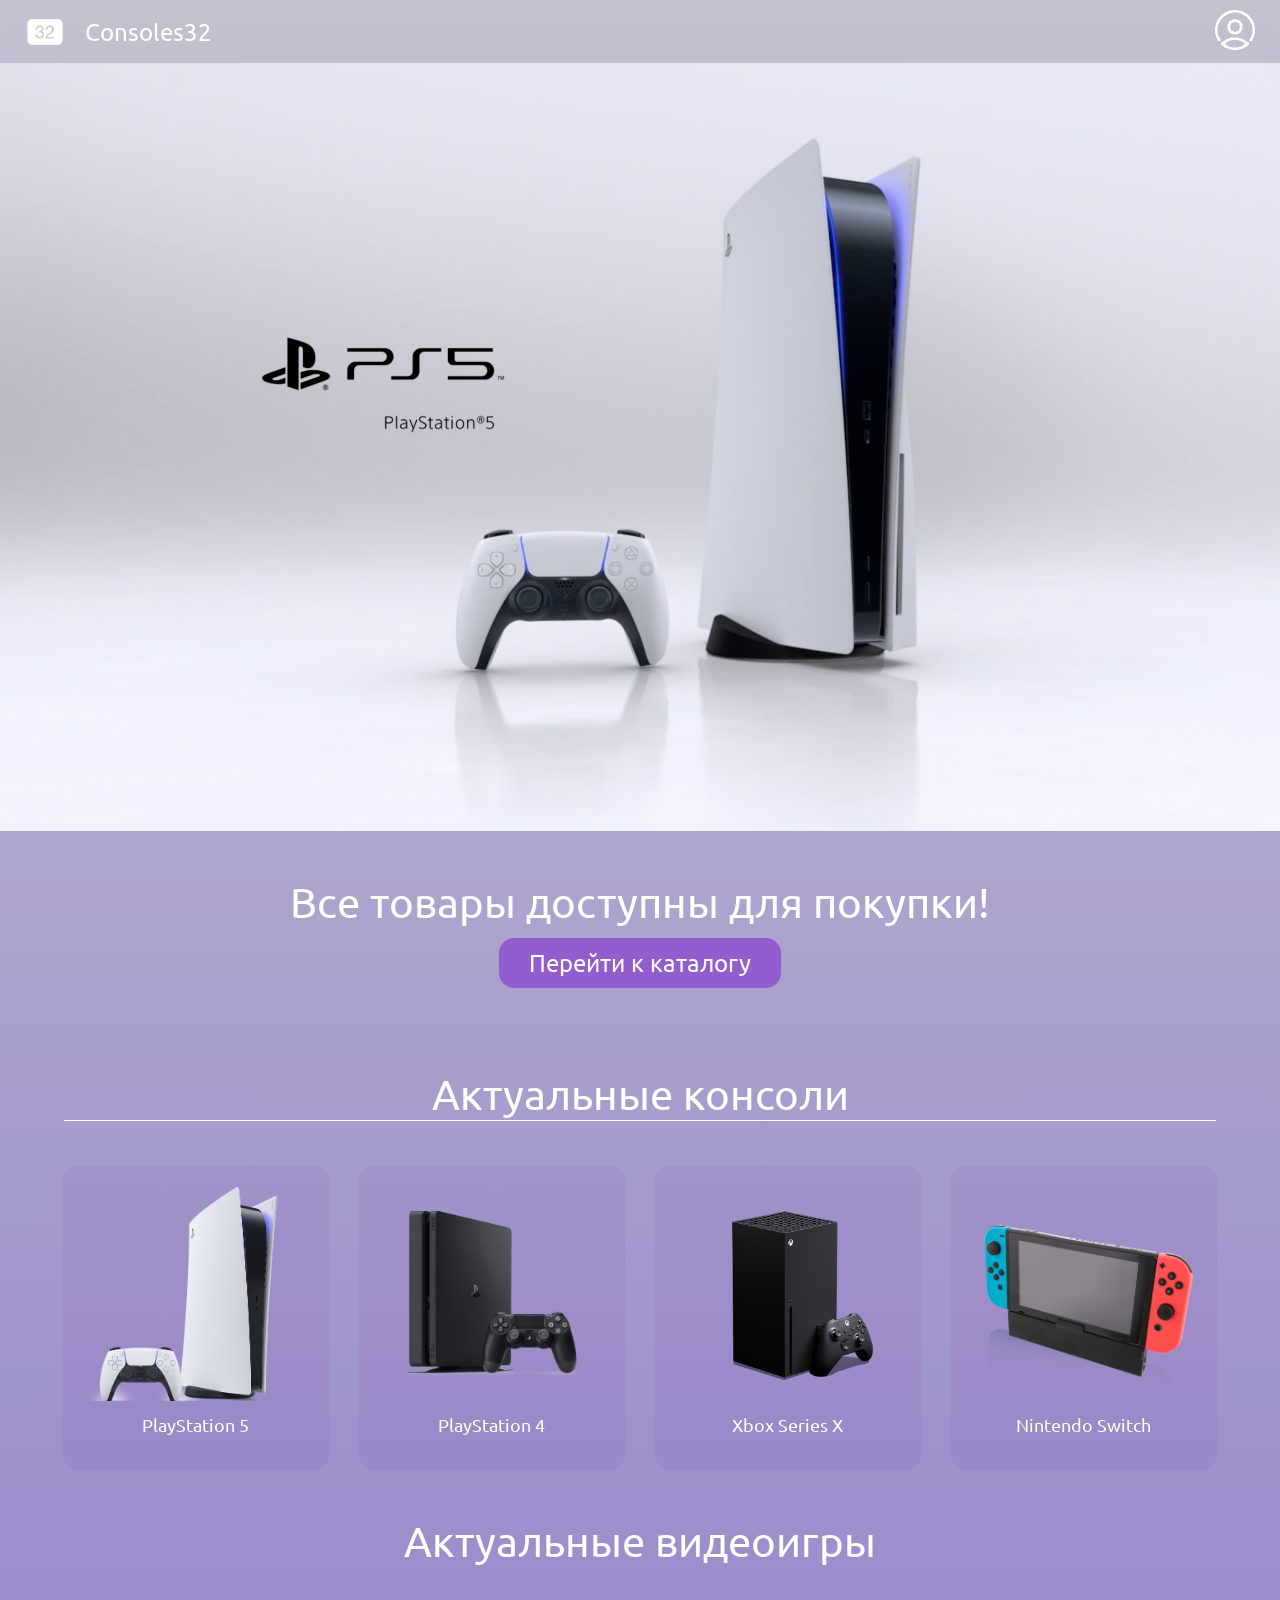
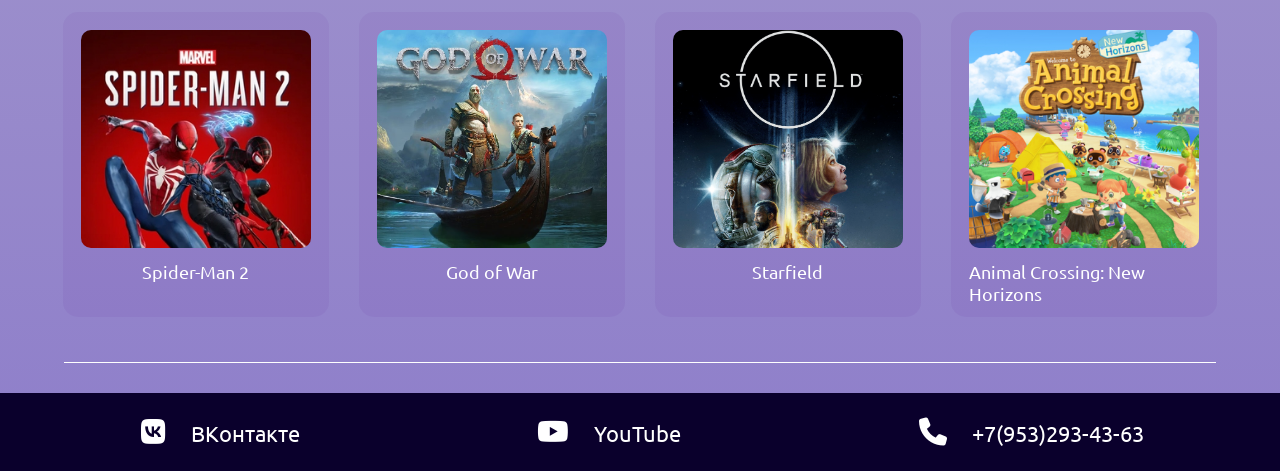
<file: index.html>
<!DOCTYPE html>
<html lang="en">
<head>
    <meta charset="UTF-8">
    <meta name="viewport" content="width=device-width, initial-scale=1">
    <title>Consoles32</title>
    <link rel="icon" type="image/png" href="Icons/Main/ico.png">
    <link rel="stylesheet" href="main.css">
    <link rel="stylesheet" href="https://cdnjs.cloudflare.com/ajax/libs/font-awesome/6.5.1/css/all.min.css" integrity="sha512-DTOQO9RWCH3ppGqcWaEA1BIZOC6xxalwEsw9c2QQeAIftl+Vegovlnee1c9QX4TctnWMn13TZye+giMm8e2LwA==" crossorigin="anonymous" referrerpolicy="no-referrer" />
</head>
<body>
    <header>
        <div class="main-header">
            <span class="header-left">
                <img src="Icons/Main/logo.png" alt="Consoles32" class="header-logo" onclick="{onGoMainClicked();}">
                Consoles32
            </span>
            <span>
                <button type="button" class="default-button" onclick="{onProfileClick();}">
                    <img src="Icons/Profile.png" alt="Профиль" class="profile-img">
                </button>
            </span>
        </div>
        <div class="profile-menu">
            <button type="button" class="profile-button">
                Профиль
                <img src="Icons/Profile.png" alt="Profile" class="profile-button-img">
            </button>
            <button type="button" class="profile-button">
                Корзина
                <img src="Icons/Bucket.png" alt="Profile" class="profile-button-img">
            </button>
            <button type="button" class="profile-button">
                Каталог
                <img src="Icons/Shop.png" alt="Profile" class="profile-button-img">
            </button>
            <button type="button" class="profile-button">
                Выход
                <img src="Icons/Quit.png" alt="Profile" class="profile-button-img">
            </button>
        </div>
    </header>
    <main>
        <div class="advertisment">
            <div class="advertisment-image-div" id="adDiv2">
                <img src="Images/PS5.png" alt="PlayStation 5" class="advertisment-image" id="adImg2">
            </div>
            <div class="advertisment-image-div" id="adDiv1">
                <img src="Images/PS5.png" alt="PlayStation 5" class="advertisment-image" id="adImg1">
            </div>
            <span class="black-back-for-words">
                Новейшая PlayStation 5
            </span>
        </div>

        <div class="stuff-title">
            Все товары доступны для покупки!
        </div>

        <a href="shop.html" class="shop-link-center">
            <button type="button" class="go-shop-button">
                Перейти к каталогу
            </button>
        </a>

        <div class="stuff-title">
            Актуальные консоли
        </div>

        <div class="line"></div>

        <div class="all-stuff">
            <span class="stuff-main">
                <img src="Images/play5.png" alt="PlayStation 5" class="stuff-image">
                <span class="stuff-name">
                    PlayStation 5
                </span>
                <span class="stuff-description">
                    Выдающаяся игровая консоль нового поколения, обеспечивающая потрясающую графику, инновационные технологии управления и широкий выбор захватывающих игр, погружая игроков в захватывающий мир развлечений.
                </span>
            </span>

            <span class="stuff-main">
                <img src="Images/play4.png" alt="PlayStation 4" class="stuff-image">
                <span class="stuff-name">
                    PlayStation 4
                </span>
                <span class="stuff-description">
                    Хотя и представляет собой предыдущее поколение игровых консолей, остается надежным и популярным выбором среди геймеров благодаря своей отличной библиотеке игр, удобному интерфейсу и стабильной производительности, обеспечивая увлекательный игровой опыт.
                </span>
            </span>

            <span class="stuff-main">
                <img src="Images/xx.png" alt="Xbox Series X" class="stuff-image">
                <span class="stuff-name">
                    Xbox Series X
                </span>
                <span class="stuff-description">
                    Мощная игровая консоль нового поколения, обеспечивающая впечатляющую производительность, высокую степень совместимости с предыдущими версиями игр, и возможность наслаждаться игровым процессом в высоком разрешении, поднимая планку гейминга на новый уровень.
                </span>
            </span>

            <span class="stuff-main">
                <img src="Images/ns.png" alt="Nintendo Switch" class="stuff-image">
                <span class="stuff-name">
                    Nintendo Switch
                </span>
                <span class="stuff-description">
                    Объединяет переносимость и домашнюю игровую систему в одном устройстве. С его инновационными съемными контроллерами и многосторонними играми, Nintendo Switch предоставляет игрокам гибкость выбора, создавая увлекательный опыт как в дороге, так и дома.
                </span>
            </span>
        </div>

        <div class="stuff-title">
            Актуальные видеоигры
        </div>

        <div class="all-stuff">
            <span class="stuff-main">
                <img src="Images/spider.png" alt="Spider-Man 2" class="stuff-image">
                <span class="stuff-name">
                    Spider-Man 2
                </span>
                <span class="stuff-description">
                    Spider-Man 2 обещает впечатляющее продолжение приключений знаменитого супергероя, предлагая улучшенную графику, захватывающий сюжет и новые захватывающие возможности в мире открытого геймплея, погружая игроков в захватывающий мир супергеройских приключений.
                </span>
            </span>

            <span class="stuff-main">
                <img src="Images/gow.png" alt="God of War" class="stuff-image">
                <span class="stuff-name">
                    God of War
                </span>
                <span class="stuff-description">
                    God of War переосмысливает легендарный характер Кратоса, предлагая эпическое приключение, насыщенное захватывающим сюжетом и впечатляющей боевой системой. С превосходной графикой, глубокими персонажами и потрясающим миром скандинавской мифологии, игра создает неповторимый и эмоционально насыщенный опыт для игроков.
                </span>
            </span>

            <span class="stuff-main">
                <img src="Images/star.png" alt="Starfield" class="stuff-image">
                <span class="stuff-name">
                    Starfield
                </span>
                <span class="stuff-description">
                    Starfield обещает подарить игрокам захватывающее путешествие в бескрайние просторы космоса, предлагая потрясающую графику, увлекательный сюжет и свободу исследования неизведанных галактических территорий. С уникальным сочетанием научной фантастики и огромного открытого мира Starfield обещает стать непревзойденным космическим приключением.
                </span>
            </span>

            <span class="stuff-main">
                <img src="Images/cross.png" alt="Animal Crossing" class="stuff-image">
                <span class="stuff-name">
                    Animal Crossing: New Horizons
                </span>
                <span class="stuff-description">
                    Animal Crossing приглашает игроков в уютный мир, где они могут создать свой собственный райский остров, общаться с чрезвычайно милыми животными и наслаждаться спокойной жизнью. С своим непринужденным геймплеем, богатым разнообразием активностей и постоянными сюрпризами, игра становится неповторимым отступлением от реальности, наполняя радостью и умиротворением каждый момент игрового времени.
                </span>
            </span>
        </div>

        <div class="line"></div>
    </main>
    <footer>
        <a href="https://vk.com/rstkrv"><i class="fa-brands fa-vk awesome-icon"></i><span class="footer-text">ВКонтакте</span></a>
        <a href="https://www.youtube.com/@rstkrv"><i class="fa-brands fa-youtube awesome-icon"></i><span class="footer-text">YouTube</span></a>
        <a href="tel:+79532934363"><i class="fa-solid fa-phone awesome-icon"></i><span class="footer-text">+7(953)293-43-63</span></a>
    </footer>
</body>
<script src="main.js"></script>
<script src="Header.js"></script>
</html>
</file>
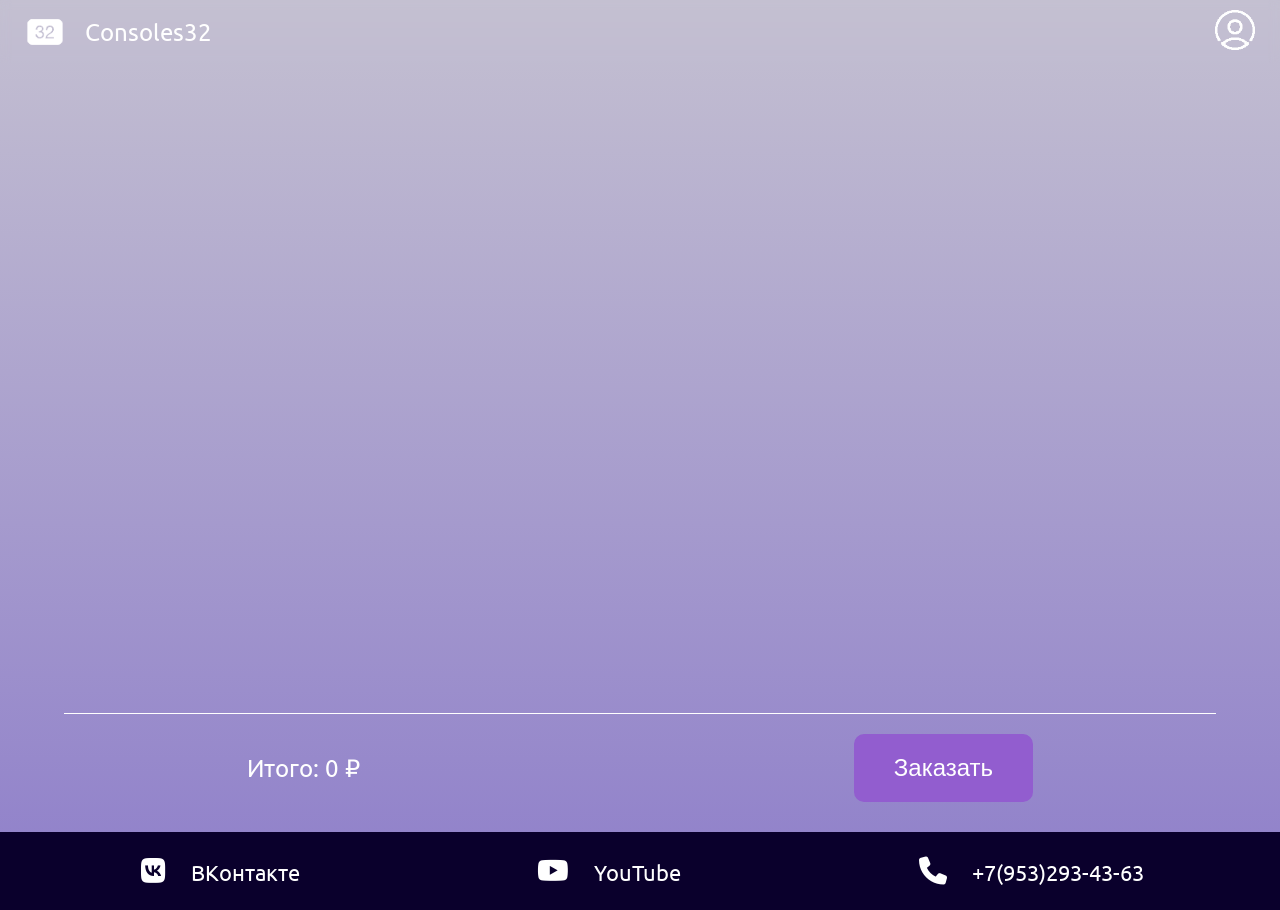
<file: Bucket.html>
<!DOCTYPE html>
<html lang="en">
<head>
    <meta charset="UTF-8">
    <meta name="viewport" content="width=device-width, initial-scale=1">
    <title>Console32: корзина</title>
    <link rel="icon" type="image/png" href="Icons/Main/ico.png">
    <link rel="stylesheet" href="main.css">
    <link rel="stylesheet" href="Bucket.css">
    <link rel="stylesheet" href="https://cdnjs.cloudflare.com/ajax/libs/font-awesome/6.5.1/css/all.min.css" integrity="sha512-DTOQO9RWCH3ppGqcWaEA1BIZOC6xxalwEsw9c2QQeAIftl+Vegovlnee1c9QX4TctnWMn13TZye+giMm8e2LwA==" crossorigin="anonymous" referrerpolicy="no-referrer" />
</head>
<body>
    <header>
        <div class="main-header">
            <span class="header-left">
                <img src="Icons/Main/logo.png" alt="Consoles32: корзина" class="header-logo" onclick="{onGoMainClicked();}">
                Consoles32
            </span>
            <span>
                <button type="button" class="default-button" onclick="{onProfileClick();}">
                    <img src="Icons/Profile.png" alt="Профиль" class="profile-img">
                </button>
            </span>
        </div>
        <div class="profile-menu">
            <button type="button" class="profile-button">
                Профиль
                <img src="Icons/Profile.png" alt="Profile" class="profile-button-img">
            </button>
            <button type="button" class="profile-button">
                Корзина
                <img src="Icons/Bucket.png" alt="Profile" class="profile-button-img">
            </button>
            <button type="button" class="profile-button">
                Каталог
                <img src="Icons/Shop.png" alt="Profile" class="profile-button-img">
            </button>
            <button type="button" class="profile-button">
                Выход
                <img src="Icons/Quit.png" alt="Profile" class="profile-button-img">
            </button>
        </div>
    </header>
    <main>
        <div class="bucket-container">
        </div>
        <div class="line"></div>
        <div class="bucket-total">
            <span class="all-cost">
            </span>
            <button type="button" class="bucket-total-button" onclick="{buy()}">
                Заказать
            </button>
        </div>
    </main>
    <footer>
        <a href="https://vk.com/rstkrv"><i class="fa-brands fa-vk awesome-icon"></i><span class="footer-text">ВКонтакте</span></a>
        <a href="https://www.youtube.com/@rstkrv"><i class="fa-brands fa-youtube awesome-icon"></i><span class="footer-text">YouTube</span></a>
        <a href="tel:+79532934363"><i class="fa-solid fa-phone awesome-icon"></i><span class="footer-text">+7(953)293-43-63</span></a>
    </footer>
</body>
<script src="Header.js"></script>
<script src="Bucket.js"></script>
</html>
</file>
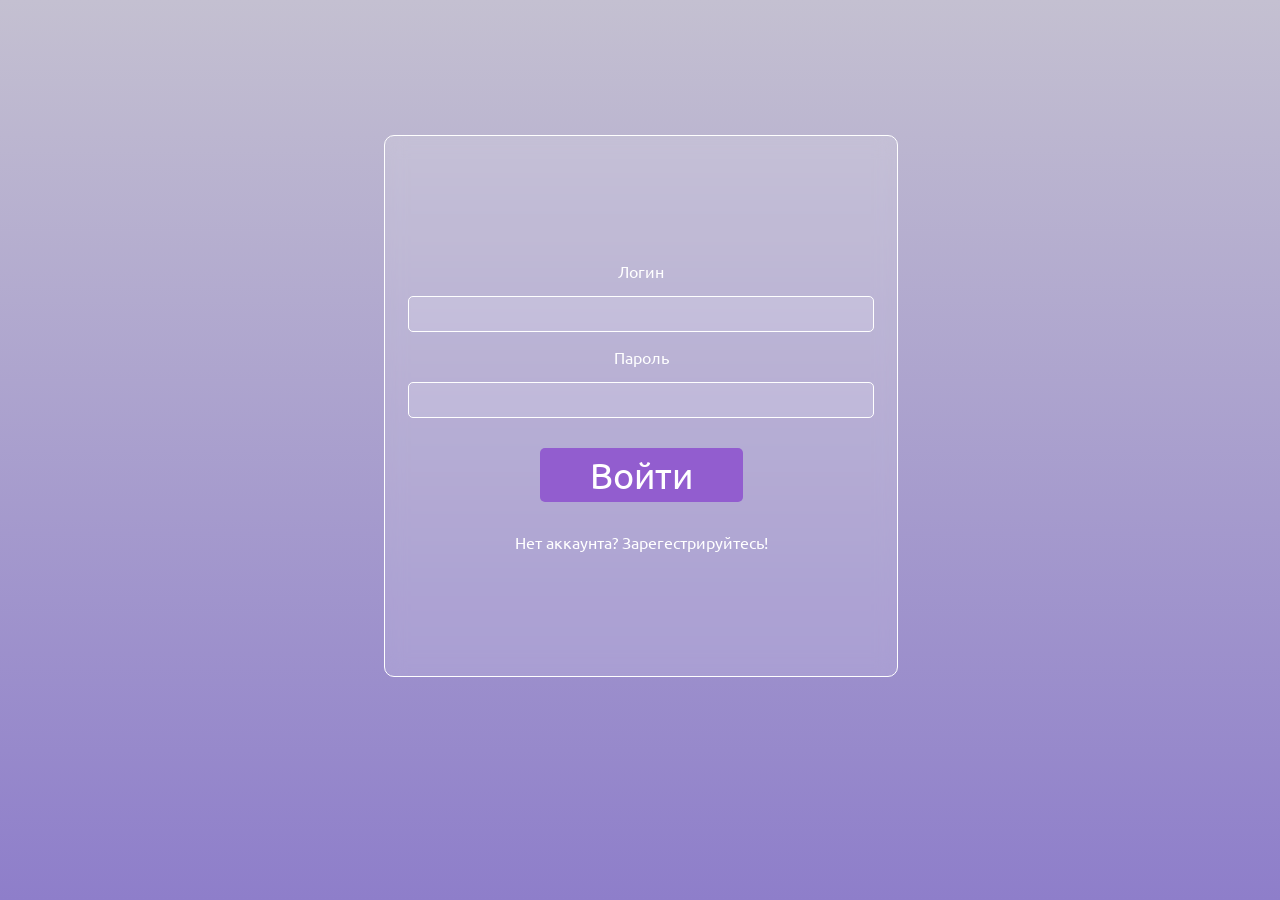
<file: LoginSignup.html>
<!DOCTYPE html>
<html lang="en">
<head>
    <meta charset="UTF-8">
    <meta name="viewport" content="width=device-width, initial-scale=1">
    <title>Consoles32: вход</title>
    <link rel="icon" type="image/png" href="Icons/Main/ico.png">
    <link rel="stylesheet" href="main.css">
    <link rel="stylesheet" href="LoginSignup.css">
</head>
<body>
    <form autocomplete="on" class="main-window" id="login-window" method="dialog">
        Логин
        <input type="email" class="window-field" id="email" name="email" required>
        Пароль
        <input type="password" class="window-field" id="password" name="password" required>
        <button type="submit" class="login-button" onclick="{onLogin();}">Войти</button>
        <a onclick="{signup();}">Нет аккаунта? Зарегестрируйтесь!</a>
    </form>

    <form autocomplete="on" class="main-window" id="signup-window" method="dialog">
        Логин
        <input type="email" class="window-field" id="email-up" name="email" required>
        Пароль
        <input type="password" class="window-field" id="password1" name="password" required>
        Повторите пароль
        <input type="password" class="window-field" id="password2" name="password" required>
        <button type="submit" class="login-button" onclick="{onSignup();}">Регистрация</button>
        <a onclick="{login();}">Уже есть аккаунт? Войдите!</a>
    </form>
</body>
<script src="LoginSignup.js"></script>
</html>
</file>
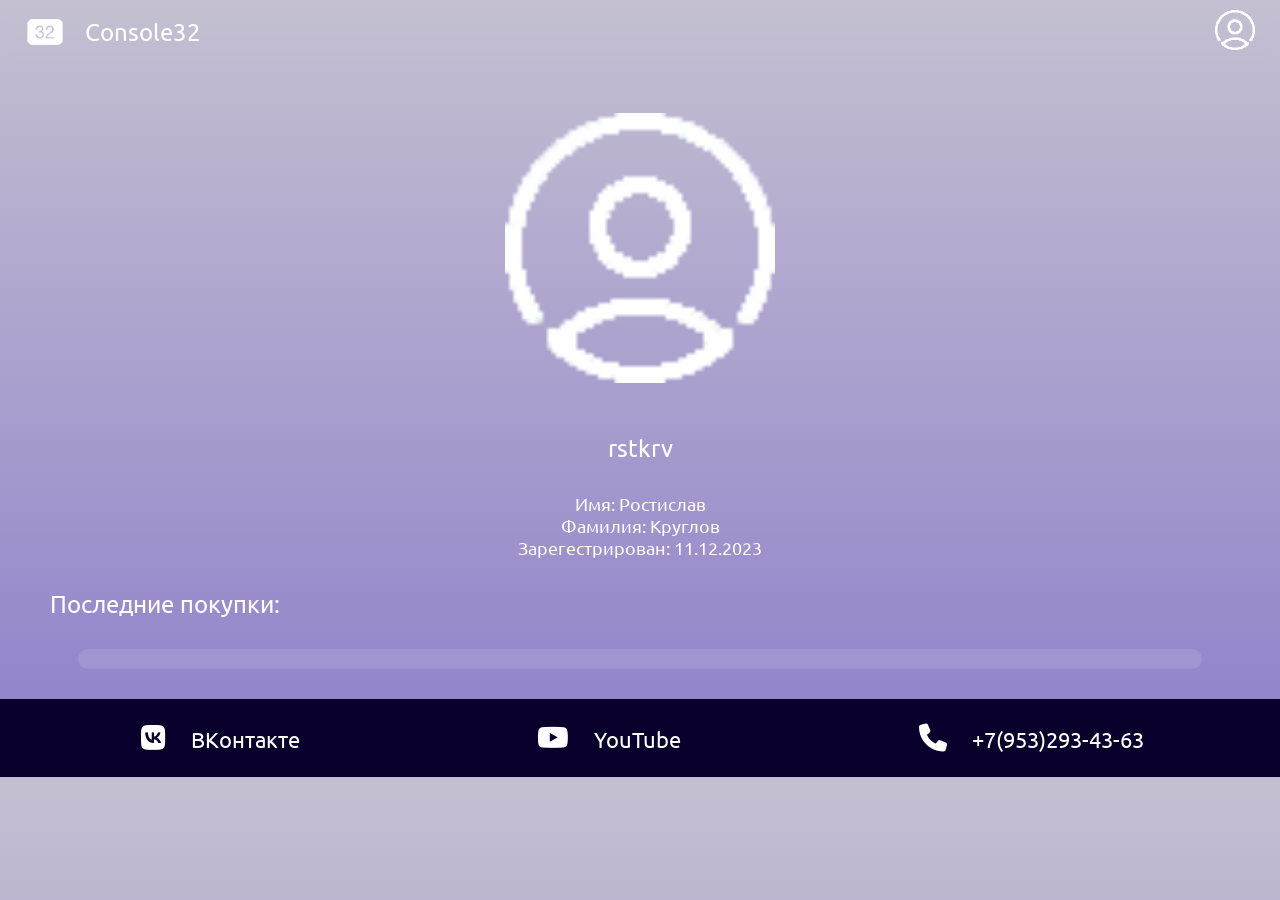
<file: Profile.html>
<!DOCTYPE html>
<html lang="en">
<head>
    <meta charset="UTF-8">
    <meta name="viewport" content="width=device-width, initial-scale=1">
    <title>Console32: профиль</title>
    <link rel="icon" type="image/png" href="Icons/Main/ico.png">
    <link rel="stylesheet" href="main.css">
    <link rel="stylesheet" href="Profile.css">
    <link rel="stylesheet" href="https://cdnjs.cloudflare.com/ajax/libs/font-awesome/6.5.1/css/all.min.css" integrity="sha512-DTOQO9RWCH3ppGqcWaEA1BIZOC6xxalwEsw9c2QQeAIftl+Vegovlnee1c9QX4TctnWMn13TZye+giMm8e2LwA==" crossorigin="anonymous" referrerpolicy="no-referrer" />
</head>
<body>
    <header>
        <div class="main-header">
            <span class="header-left">
                <img src="Icons/Main/logo.png" alt="Console32" class="header-logo" onclick="{onGoMainClicked();}">
                Console32
            </span>
            <span>
                <button type="button" class="default-button" onclick="{onProfileClick();}">
                    <img src="Icons/Profile.png" alt="Профиль" class="profile-img">
                </button>
            </span>
        </div>
        <div class="profile-menu">
            <button type="button" class="profile-button">
                Профиль
                <img src="Icons/Profile.png" alt="Profile" class="profile-button-img">
            </button>
            <button type="button" class="profile-button">
                Корзина
                <img src="Icons/Bucket.png" alt="Profile" class="profile-button-img">
            </button>
            <button type="button" class="profile-button">
                Каталог
                <img src="Icons/Shop.png" alt="Profile" class="profile-button-img">
            </button>
            <button type="button" class="profile-button">
                Выход
                <img src="Icons/Quit.png" alt="Profile" class="profile-button-img">
            </button>
        </div>
    </header>
    <main>
        <div class="avatar">
            <img src="Icons/Profile.png" alt="Avatar" class="avatar-img">
        </div>
        <div class="profile-name">
            rstkrv
        </div>
        <div class="profile-list">
            <div>Имя: Ростислав</div>
            <div>Фамилия: Круглов</div>
            <div>Зарегестрирован: 11.12.2023</div>
        </div>
        <div class="last-purchases-text">
            Последние покупки:
        </div>
        <div class="last-purchases-back">
            
        </div>
    </main>
    <footer>
        <a href="https://vk.com/rstkrv"><i class="fa-brands fa-vk awesome-icon"></i><span class="footer-text">ВКонтакте</span></a>
        <a href="https://www.youtube.com/@rstkrv"><i class="fa-brands fa-youtube awesome-icon"></i><span class="footer-text">YouTube</span></a>
        <a href="tel:+79532934363"><i class="fa-solid fa-phone awesome-icon"></i><span class="footer-text">+7(953)293-43-63</span></a>
    </footer>
</body>
<script src="Header.js"></script>
<script src="Profile.js"></script>
</html>
</file>
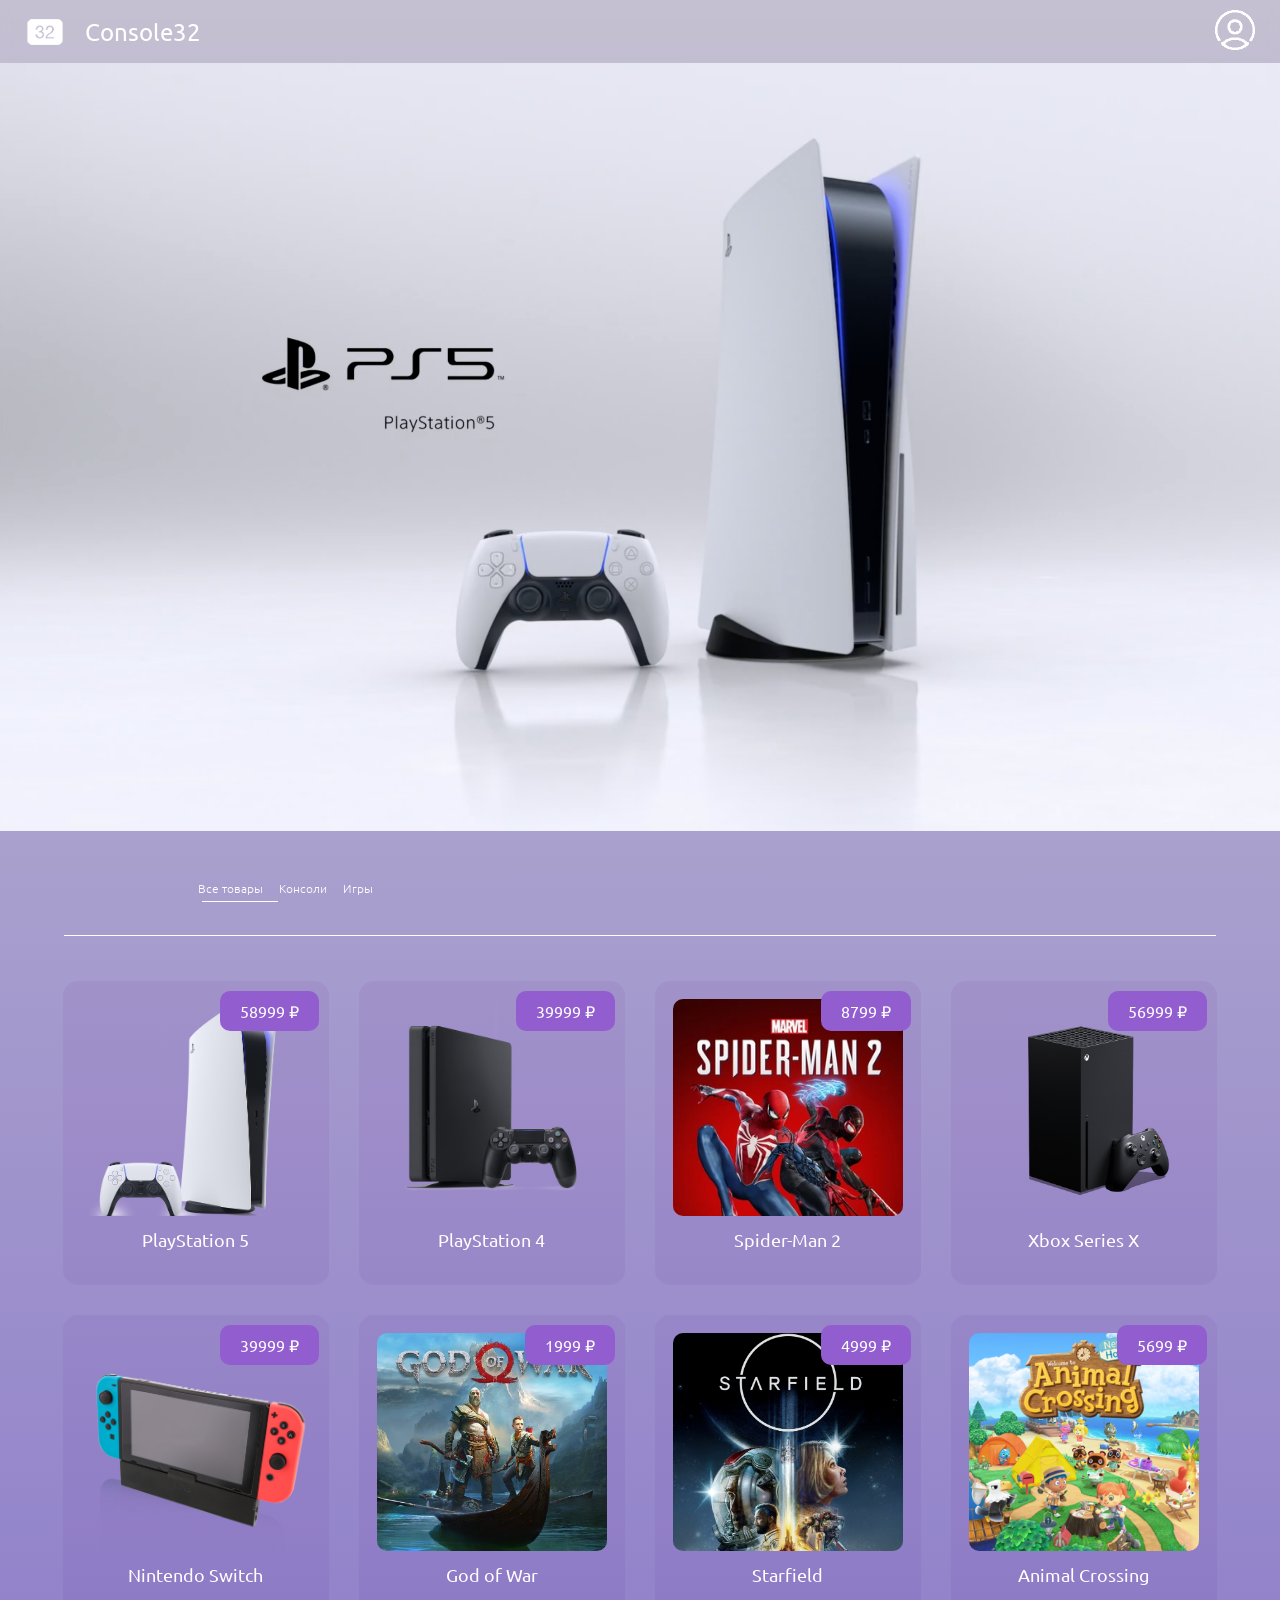
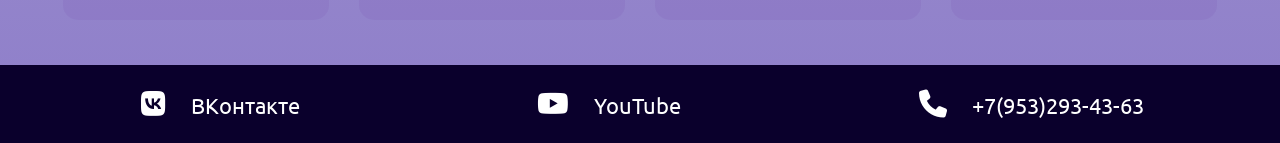
<file: shop.html>
<!DOCTYPE html>
<html lang="en">
<head>
    <meta charset="UTF-8">
    <meta name="viewport" content="width=device-width, initial-scale=1">
    <title>Console32: каталог</title>
    <link rel="icon" type="image/png" href="Icons/Main/ico.png">
    <link rel="stylesheet" href="main.css">
    <link rel="stylesheet" href="shop.css">
    <link rel="stylesheet" href="https://cdnjs.cloudflare.com/ajax/libs/font-awesome/6.5.1/css/all.min.css" integrity="sha512-DTOQO9RWCH3ppGqcWaEA1BIZOC6xxalwEsw9c2QQeAIftl+Vegovlnee1c9QX4TctnWMn13TZye+giMm8e2LwA==" crossorigin="anonymous" referrerpolicy="no-referrer" />
</head>
<body>
    <header>
        <div class="main-header">
            <span class="header-left">
                <img src="Icons/Main/logo.png" alt="Console32" class="header-logo" onclick="{onGoMainClicked();}">
                Console32
            </span>
            <span>
                <button type="button" class="default-button" onclick="{onProfileClick();}">
                    <img src="Icons/Profile.png" alt="Профиль" class="profile-img">
                </button>
            </span>
        </div>
        <div class="profile-menu">
            <button type="button" class="profile-button">
                Профиль
                <img src="Icons/Profile.png" alt="Profile" class="profile-button-img">
            </button>
            <button type="button" class="profile-button">
                Корзина
                <img src="Icons/Bucket.png" alt="Profile" class="profile-button-img">
            </button>
            <button type="button" class="profile-button">
                Каталог
                <img src="Icons/Shop.png" alt="Profile" class="profile-button-img">
            </button>
            <button type="button" class="profile-button">
                Выход
                <img src="Icons/Quit.png" alt="Profile" class="profile-button-img">
            </button>
        </div>
    </header>
    <main>
        <div class="advertisment">
            <div class="advertisment-image-div" id="adDiv2">
                <img src="Images/PS5.png" alt="PlayStation 5" class="advertisment-image" id="adImg2">
            </div>
            <div class="advertisment-image-div" id="adDiv1">
                <img src="Images/PS5.png" alt="PlayStation 5" class="advertisment-image" id="adImg1">
            </div>
            <span class="black-back-for-words">
                Новейшая PlayStation 5
            </span>
        </div>

        <div class="center-div">
            <div class="horizontal-slider">
                <div class="horizontal-slider-container" id="stuff-types-container">
                    <button type="button" class="stuff-types-button" onclick="{stuffTypeButtonClicked(0)};">Все товары</button>
                    <button type="button" class="stuff-types-button" onclick="{stuffTypeButtonClicked(1)};">Консоли</button>
                    <button type="button" class="stuff-types-button" onclick="{stuffTypeButtonClicked(2)};">Игры</button>
                    <span class="type-selector" id="stuff-type-selector"></span>
                </div>
            </div>
        </div>

        <div class="line"></div>

        <div class="all-stuff">
            <span class="stuff-main">
                
            </span>
        </div>
    </main>
    <footer>
        <a href="https://vk.com/rstkrv"><i class="fa-brands fa-vk awesome-icon"></i><span class="footer-text">ВКонтакте</span></a>
        <a href="https://www.youtube.com/@rstkrv"><i class="fa-brands fa-youtube awesome-icon"></i><span class="footer-text">YouTube</span></a>
        <a href="tel:+79532934363"><i class="fa-solid fa-phone awesome-icon"></i><span class="footer-text">+7(953)293-43-63</span></a>
    </footer>
</body>
<script src="main.js"></script>
<script src="Header.js"></script>
<script src="shop.js"></script>
</html>
</file>
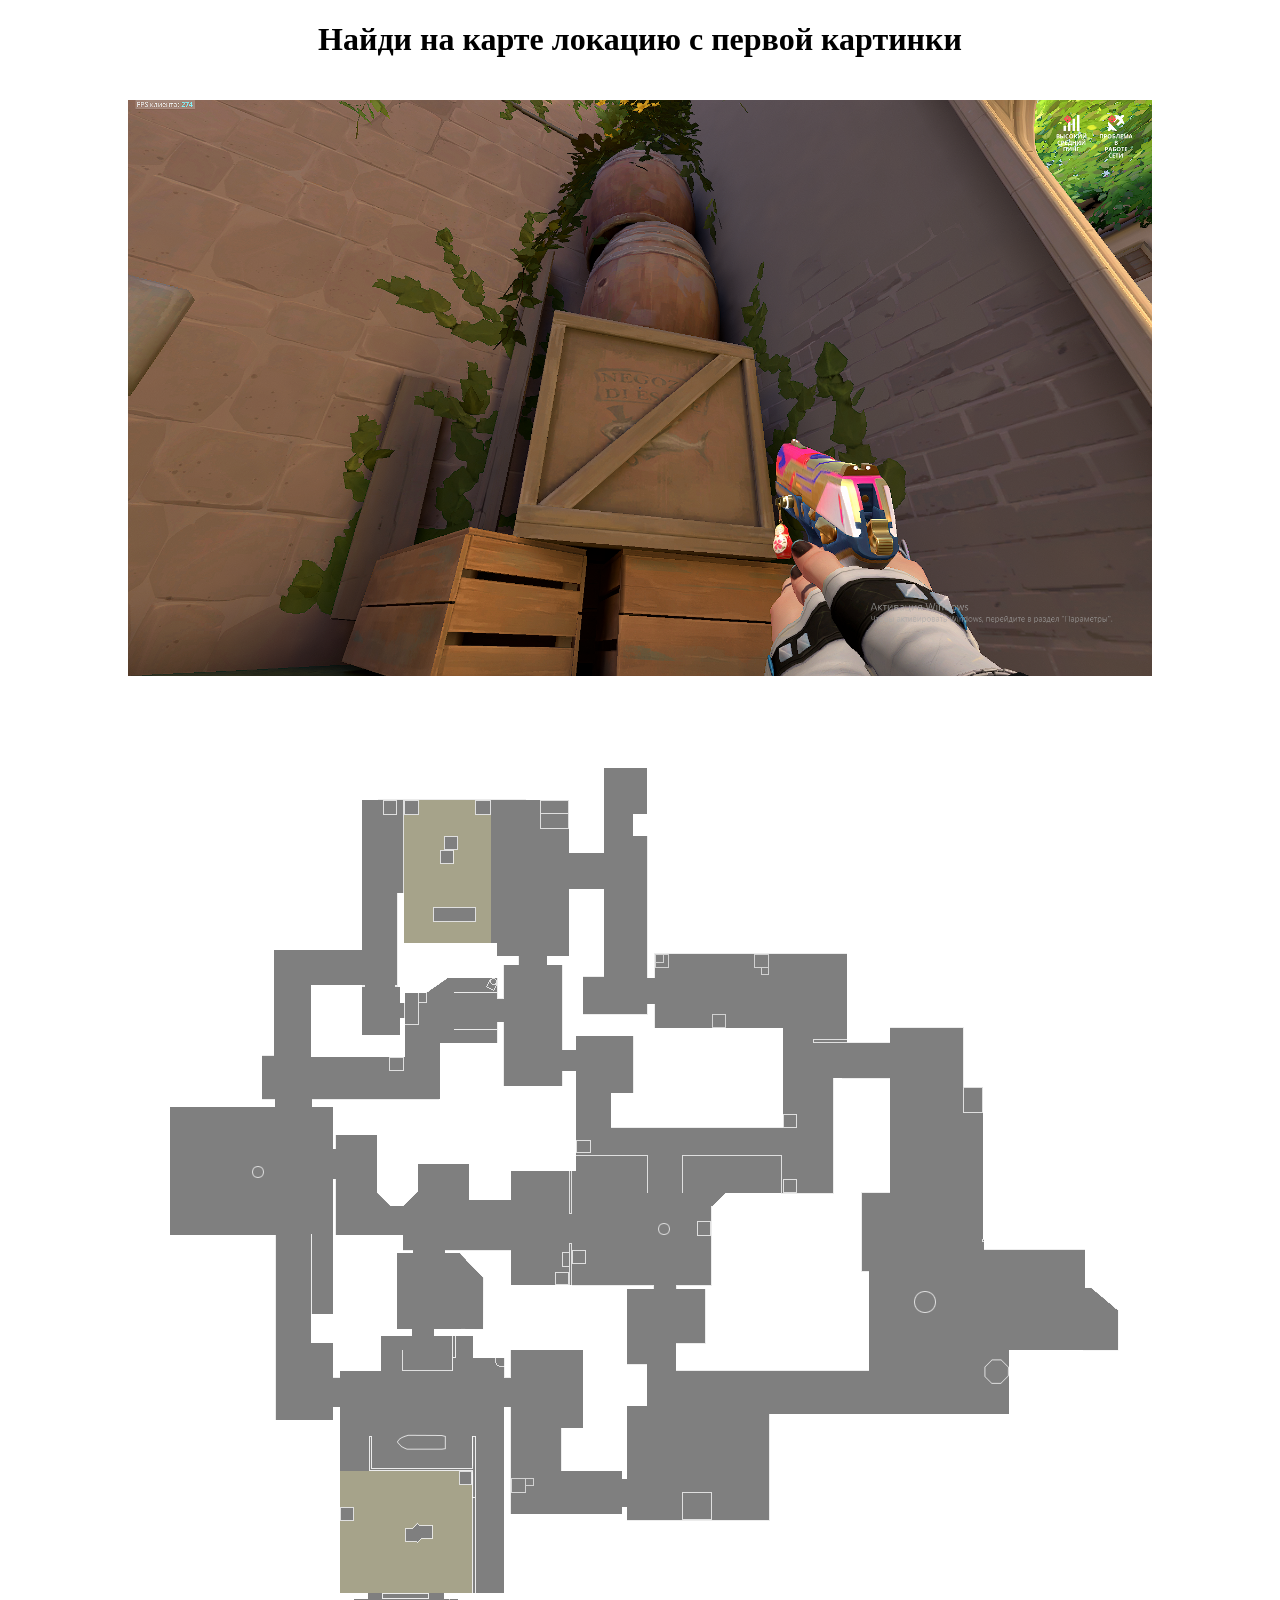
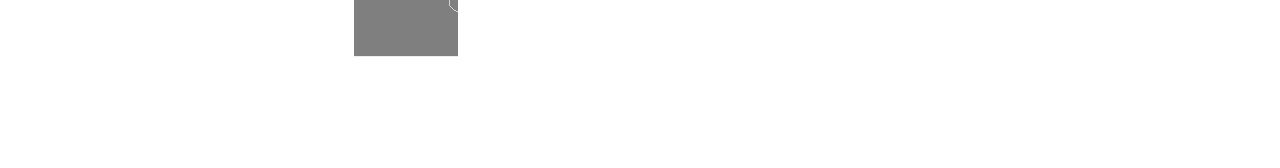
<file: CSGuessr/CS1.html>
<!DOCTYPE html>
<html lang="en">
<head>
    <meta charset="UTF-8">
    <meta name="viewport" content="width=device-width, initial-scale=1.0">
    <title>CSGuessr</title>
    <style>
        body {
            text-align: center;
            margin: 0;
            padding: 0;
        }
        img {
            max-width: 80%;
            height: auto;
            margin: 20px 0;
        }
        #clickableImage {
            cursor: pointer;
        }
    </style>
</head>
<body>
    <h1>Найди на карте локацию с первой картинки</h1>

    <!-- Unclickable image -->
    <img src="images/1.png" alt="Unclickable Image">

    <!-- Clickable image -->
    <img id="clickableImage" src="images/1map.jpg" alt="Clickable Image">
    
    <script>
        // Coordinates of the second point (hardcoded)
        const fixedPoint = { x: 359, y: 273 }; // Example coordinates on the image

        // Function to calculate the distance between two points
        function calculateDistance(x1, y1, x2, y2) {
            return Math.sqrt(Math.pow(x2 - x1, 2) + Math.pow(y2 - y1, 2));
        }

        document.getElementById('clickableImage').addEventListener('click', function(event) {
            // Get the position of the click relative to the image
            const rect = this.getBoundingClientRect();
            const xClick = event.clientX - rect.left;
            const yClick = event.clientY - rect.top;

            // Calculate the distance to the hardcoded point
            const distance = calculateDistance(xClick, yClick, fixedPoint.x, fixedPoint.y);

            // Show the result in a pop-up
            alert(`Distance from click to point (${fixedPoint.x}, ${fixedPoint.y}) is: ${distance.toFixed(2)} pixels`);
        });
    </script>
</body>
</html>
</file>
<file: main.css>
@import url('https://fonts.googleapis.com/css2?family=Ubuntu&family=Roboto+Condensed&family=Roboto+Flex:opsz,wght@8..144,200;8..144,300;8..144,400&display=swap');
/*@import url('https://fonts.googleapis.com/css2?family=Roboto&family=Roboto+Condensed&family=Roboto+Flex:opsz,wght@8..144,200;8..144,300;8..144,400&display=swap');
*/
.main-header {
    color: white;
    display: flex;
    align-items: center;
    justify-content: space-between;
    padding: 5px 20px 5px 20px;
    backdrop-filter: blur(5px);
}

header {
    position: sticky;
    transition: background-color 0.2s;
    z-index: 1;
    top: 0;
}

.header-left {
    font-family: 'Ubuntu', sans-serif;
    font-weight: 400;
    font-size: 24px;
    display: flex;
    align-items: center;
}

body {
    background: linear-gradient(#c4c0d1, rgb(142, 126, 202)); /*#0A002C, #552B43*/
    margin: 0;
}

.header-logo {
    object-fit: cover;
    height: 40px;
    margin: 5px 20px 5px 5px;
}

.default-button {
    background: none;
    border: 0;
    cursor: pointer;
    padding: 0;
    margin: 5px;
}

.profile-img {
    width: 40px;
    height: 40px;
    margin: 0;
    padding: 0;
}

main {
    font-family: 'Ubuntu', sans-serif;
    font-weight: 400;
    color: white;
}

.advertisment-image {
    width: 100%;
    height: 80vh;
    object-fit: cover;
}

.advertisment-image-div {
    position: absolute;
    top: 0;
    bottom: 0;
    left: 0;
    right: 0;
    opacity: 1;
    transition: left 0.5s, opacity 1s;
}

.black-back-for-words {
    background: linear-gradient(90grad, rgba(212, 208, 221, 0) 10%, #c4c0d1 45%);
    opacity: 0;
    position: absolute;
    right: 0;
    top: 0;
    bottom: 0;
    width: 40%;
    transition: opacity 0.5s;
    display: flex;
    justify-content: center;
    align-items: center;
    font-size: 32px;
}

.stuff-title {
    font-size: 42px;
    display: flex;
    justify-content: center;
    align-items: center;
}

.advertisment {
    position: relative;
    height: 80vh;
    overflow: hidden;
    margin-bottom: 5vh;
}

.advertisment:hover .black-back-for-words {
    opacity: 100;
}

.advertisment:hover .advertisment-image-div {
    left: -30%;
}

.center-div {
    width: 70vw;
    margin: 25px auto 25px auto;
    display: flex;
    justify-content: center;
}

.center-left-div {
    width: 70vw;
    margin: 25px auto 25px auto;
    display: flex;
    justify-content: left;
}

.horizontal-slider {
    width: 100%;
    overflow-x: scroll;
}

.horizontal-slider::-webkit-scrollbar {
    height: 0.1em;
}

.horizontal-slider::-webkit-scrollbar-thumb {
    background-color: white;
}

::-webkit-scrollbar {
    height: 0.1em;
}

::-webkit-scrollbar-thumb {
    background-color: white;
}

.horizontal-slider-container {
    white-space: nowrap;
    margin-bottom: 13px;
    position: relative;
}

.stuff-types-button {
    cursor: pointer;
    font-family: 'Ubuntu', sans-serif;
    font-size: 22px;
    font-weight: 200;
    margin: 0 10px 0 10px;
    color: white;
    background: none;
    border: none;
}

@media (max-width: 1500px) {
    .stuff-types-button {
        font-size: 16px;
        margin: 0;
    }
}

@media (max-width: 1500px) {
    .stuff-types-button {
        font-size: 12px;
        margin: 0;
    }

    .advertisment {
        height: 60vw;
    }

    .advertisment-image {
        height: 60vw;
    }
}

.type-selector {
    background-color: white;
    height: 1px;
    width: 10px;
    position: absolute;
    top: 25px;
    left: 0px;
    transition: all 0.3s;
}

.line {
    width: 90vw;
    height: 1px;
    background-color: white;
    margin: 0 auto 0 auto;
}

.all-stuff {
    margin: 30px 30px 30px 30px;
    display: flex;
    justify-content: center;
    flex-wrap: wrap;
}

.stuff-main {
    position: relative;
    background-color: #5e058e0f;
    box-shadow: 0 0 12px 8px #0a002c00;
    transition: background-color 0.3s, box-shadow 0.3s;
    border-radius: 15px;
    margin: 15px;
    padding: 5px;
    width: 20vw;
    height: 23vw;
    display: flex;
    flex-direction: column;
    cursor: pointer;
}

.stuff-image {
    width: 18vw;
    height: 17vw;
    transition: height 0.3s;
    margin-left: 1vw;
    margin-top: 1vw;
    border-radius: 10px;
    object-fit: cover;
}

.stuff-name {
    width: 18vw;
    margin-left: 1vw;
    margin-top: 1vw;
    display: flex;
    justify-content: center;
    align-items: start;
    font-family: 'Ubuntu', sans-serif;
    font-size: 22px;
}

.stuff-description {
    width: 18vw;
    height: 0;
    overflow-x: hidden;
    overflow-y: scroll;
    margin-left: 1vw;
    display: flex;
    justify-content: start;
    align-items: start;
    font-family: 'Ubuntu', sans-serif;
    font-size: 16px;
    opacity: 0;
    transition: height 0.3s, opacity 0.3s;
}

@media (max-width: 1400px) {
    .stuff-name {
        font-size: 18px;
    }

    .stuff-description {
        font-size: 12px;
    }
}

@media (max-width: 800px) {
    .stuff-main {
        width: 30vw;
        height: 30vw;
    }

    .stuff-image {
        width: 28vw;
        height: 28vw;
    }

    .stuff-name {
        width: 28vw;
    }

    .stuff-description {
        width: 28vw;
    }
}

.stuff-main:hover {
    background-color: #5e058e23;
    box-shadow: 0 0 12px 8px #0a002c31;
}

.stuff-main:hover .stuff-image {
    height: 9vw;
}

.stuff-main:hover .stuff-description {
    height: 12vw;
    opacity: 100;
}

a {
    text-decoration: none;
}

.shop-link-center {
    display: flex;
    justify-content: center;
    margin: 10px auto 80px auto;
}

.go-shop-button {
    color: white;
    background-color: rgb(146, 93, 207);
    border: none;
    border-radius: 15px;
    padding: 10px 30px 10px 30px;
    font-family: 'Ubuntu', sans-serif;
    font-size: 24px;
    cursor: pointer;
}

@media (max-width: 600px) {
    .stuff-main {
        width: 80vw;
        height: 80vw;
    }

    .stuff-image {
        width: 70vw;
        height: 70vw;
    }

    .stuff-name {
        width: 70vw;
        font-size: 28px;
    }

    .stuff-description {
        width: 70vw;
        font-size: 22px;
    }

    .stuff-main:hover .stuff-image {
        height: 30vw;
    }
    
    .stuff-main:hover .stuff-description {
        height: 40vw;
        opacity: 100;
    }
}

footer {
    color: white;
    font-family: 'Ubuntu', sans-serif;
    margin-top: 30px;
}

.profile-menu {
    position: absolute;
    right: 0;
    top: 64px;
    padding: 10px;
    background-color: rgba(255, 255, 255, 0.1);
    backdrop-filter: blur(5px);
    border-bottom-left-radius: 5px;
    border-bottom-right-radius: 5px;
    visibility: hidden;
}

.profile-button {
    width: 300px;
    background-color: #0a002c2c;
    color: white;
    border: 1px solid white;
    border-radius: 5px;
    display: flex;
    justify-content: space-between;
    align-items: center;
    padding: 10px;
    margin-bottom: 10px;
    font-size: 14px;
    font-style: 'Ubuntu', sans-serif;
    cursor: pointer;
}

.profile-button-img {
    height: 20px;
    object-fit: contain;
}

@media (max-width: 600px) {
    .profile-button {
        width: calc(100vw - 20px);
        font-size: 20px;
        padding: 15px;
    }
}

footer {
    background-color: #0A002C;
    padding: 20px;
    display: flex;
    justify-content: space-around;
}

.awesome-icon {
    color: white;
    font-size: 28px;
    margin: 5px;
}

.footer-text {
    color: white;
    font-size: 22px;
    font-family: 'Ubuntu', sans-serif;
    margin-left: 20px;
}

@media (max-width: 700px) {
    footer {
        flex-direction: column;
    }
}
</file>
<file: Bucket.css>
@import url('https://fonts.googleapis.com/css2?family=Ubuntu&family=Roboto+Condensed&family=Roboto+Flex:opsz,wght@8..144,200;8..144,300;8..144,400&display=swap');

.bucket-container {
    color: white;
    font-family: 'Ubuntu', sans-serif;
    font-size: 16px;
    margin: 10px 20px 10px 20px;
    min-height: 70vh;
}

.bucket-item {
    margin: 10px;
    padding: 20px;
    background-color: rgba(255, 255, 255, 0.092);
    border-radius: 10px;
    border: solid white 1px;
    display: grid;
    grid-template: "bucket-img bucket-title bucket-buttons" 5vh
                    "bucket-img bucket-description bucket-cost" auto
                    / 18vw auto auto;
}

.bucket-title {
    grid-area: bucket-title;
    font-size: 22px;
}

.bucket-description {
    grid-area: bucket-description;
    font-size: 16px;
}

.bucket-cost {
    display: flex;
    justify-content: end;
    align-items: end;
    grid-area: bucket-cost;
    font-size: 22px;
    font-style: italic;
}

.bucket-img {
    grid-area: bucket-img;
    width: 15vw;
    height: 15vw;
    object-fit: contain;
}

.bucket-buttons {
    grid-area: bucket-buttons;
    display: flex;
    justify-content: flex-end;
}

.bucket-button {
    border: solid white 1px;
    border-radius: 5px;
    padding: 0;
    margin: 0;
    background: none;
    cursor: pointer;
    width: 40px;
    height: 40px;
    display: flex;
    justify-content: center;
    align-items: center;
}

.bucket-button-img {
    width: 25px;
    height: 25px;
    object-fit: contain;
    margin: 0;
    padding: 0;
}

@media (max-width: 800px) {
    .bucket-description {
        font-size: 14px;
    }

    .bucket-cost {
        font-size: 18px;
    }

    .bucket-title {
        font-size: 18px;
    }
}

@media (max-width: 600px) {
    .bucket-description {
        font-size: 12px;
    }

    .bucket-cost {
        font-size: 16px;
    }

    .bucket-title {
        font-size: 16px;
    }

    .bucket-button-img {
        width: 15px;
        height: 15px;
    }

    .bucket-button {
        width: 23px;
        height: 23px;
    }
}

@media (max-width: 400px) {
    .bucket-item {
        grid-template: "bucket-img bucket-title" auto
        "bucket-img bucket-description" auto
        "bucket-cost bucket-buttons" auto
        / 20vw auto auto;
    }
}

.bucket-total {
    margin-top: 20px;
    display: flex;
    justify-content: space-around;
    align-items: center;
}

.all-cost {
    color: white;
    font-size: 24px;
}

.bucket-total-button {
    background-color: rgb(146, 93, 207);
    border: none;
    border-radius: 10px;
    box-shadow: 10px #0A002C;
    color: white;
    font-size: 24px;
    padding: 20px 40px;
}

@media (max-width: 600px) {
    .bucket-total {
        flex-direction: column;
    }

    .all-cost {
        margin-bottom: 30px;
    }
}
</file>
<file: LoginSignup.css>
@import url('https://fonts.googleapis.com/css2?family=Ubuntu&family=Roboto+Condensed&family=Roboto+Flex:opsz,wght@8..144,200;8..144,300;8..144,400&display=swap');

body {
    width: 100vw;
    height: 100vh;
    margin: 0;
    padding: 0;
}

.main-window {
    position: absolute;
    width: 40vw;
    height: 60vh;
    left: 30vw;
    top: 15vh;
    color: white;
    font-size: 16px;
    font-family: 'Ubuntu', sans-serif;
    background-color: #ffffff23;
    backdrop-filter: blur(10px);
    border: 1px solid white;
    border-radius: 10px;
    display: flex;
    justify-content: center;
    align-items: center;
    flex-direction: column;
}

.window-field {
    width: 90%;
    height: 32px;
    margin: 15px auto 15px auto;
    background-color: #ffffff20;
    border: 1px solid white;
    border-radius: 5px;
}

.login-button {
    color: white;
    background-color: rgb(146, 93, 207);
    border: none;
    border-radius: 5px;
    font-family: 'Ubuntu', sans-serif;
    font-size: 36px;
    padding: 5px 50px 5px 50px;
    margin-top: 15px;
    margin-bottom: 30px;
    cursor: pointer;
}

a {
    cursor: pointer;
}

input {
    color: white;
    font-family: 'Ubuntu', sans-serif;
}

@media (max-width: 1250px) {
    .main-window {
        width: 50vw;
        left: 25vw;
    }
}

@media (max-width: 800px) {
    .main-window {
        width: 70vw;
        left: 15vw;
    }
}

@media (max-width: 500px) {
    .main-window {
        width: 80vw;
        left: 10vw;
    }
}
</file>
<file: Profile.css>
@import url('https://fonts.googleapis.com/css2?family=Ubuntu&family=Roboto+Condensed&family=Roboto+Flex:opsz,wght@8..144,200;8..144,300;8..144,400&display=swap');

.avatar-img {
    width: 30vmin;
    height: 30vmin;
    margin: 50px auto;
    object-fit: contain;
}

.avatar {
    width: 100%;
    display: flex;
    justify-content: center;
}

.profile-list {
    margin: 30px auto;
    font-family: 'Ubuntu', sans-serif;
    font-size: 18px;
    color: white;
    display: flex;
    flex-direction: column;
    align-items: center;
}

.profile-name {
    font-family: 'Ubuntu', sans-serif;
    font-size: 24px;
    color: white;
    display: flex;
    justify-content: center;
}

.last-purchases-text {
    margin: 30px 50px;
    font-family: 'Ubuntu', sans-serif;
    font-size: 24px;
    color: white;
    display: flex;
    flex-direction: column;
}

.last-purchases-back {
    background-color: rgba(255, 255, 255, 0.105);
    width: 80vw;
    border-radius: 10px;
    margin: 10px auto;
    padding: 10px 50px;
    display: flex;
    justify-content: center;
    overflow-x: scroll;
}

@media (max-width: 600px) {
    .last-purchases-back {
        justify-content: start;
        width: 50vw;
    }
}

.last-purchase {
    border: solid white 1px;
    border-radius: 5px;
    display: flex;
    flex-direction: column;
    justify-content: center;
    align-items: center;
    margin: 10px;
    padding: 5px;
    width: 130px;
}

.last-purchase-img {
    width: 100px;
    height: 100px;
    object-fit: contain;
    margin: 0;
    padding: 0;
}
</file>
<file: shop.css>
.advertisment-short {
    height: 30vh;
}

.shop-pages {
    display: flex;
    justify-content: center;
    margin: 20px auto 40px auto;
}

.shop-page {
    color: white;
    font-family: 'Ubuntu', sans-serif;
    font-size: 16px;
    background-color: rgb(146, 93, 207);
    border: none;
    border-radius: 7px;
    padding: 10px 15px 10px 15px;
    margin: 10px;
    cursor: pointer;
}

.cost {
    position: absolute;
    right: 10px;
    top: 10px;
    height: 30px;
    background-color: rgb(146, 93, 207);
    border-radius: 10px;
    padding: 5px 20px;
    display: flex;
    align-items: center;
}
</file>
